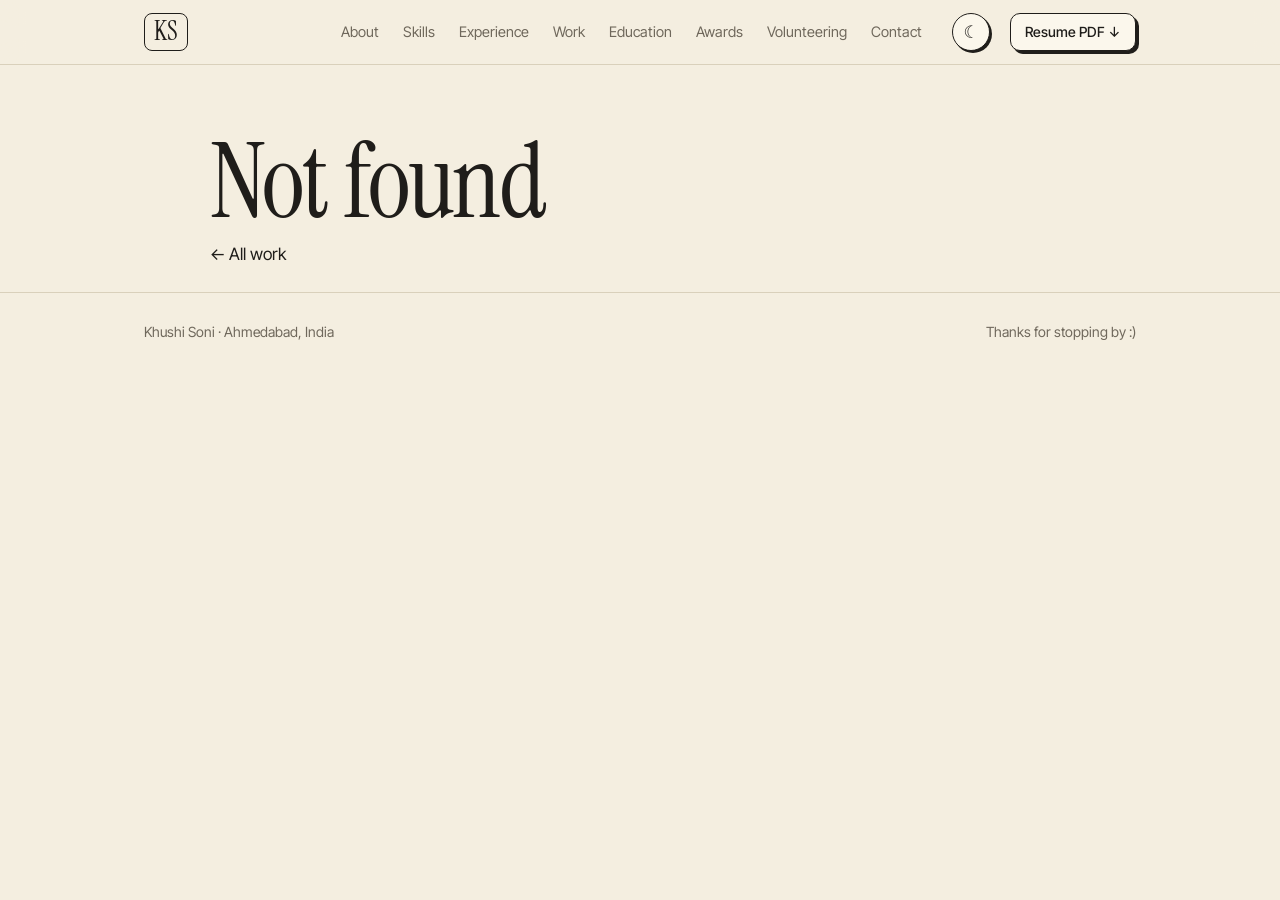
<file: project.html>
<!doctype html>
<html lang="en" data-theme="cream">
<head>
<meta charset="utf-8">
<meta name="viewport" content="width=device-width, initial-scale=1, viewport-fit=cover">
<title>Project — Khushi Soni</title>
<link rel="preconnect" href="https://fonts.googleapis.com">
<link rel="preconnect" href="https://fonts.gstatic.com" crossorigin>
<link href="https://fonts.googleapis.com/css2?family=Inter+Tight:wght@400;500;600&family=Instrument+Serif:ital@0;1&family=JetBrains+Mono:wght@400;500&display=swap" rel="stylesheet">
<link rel="stylesheet" href="styles.css">
</head>
<body data-page="case">
<main id="app"></main>
<script src="data.js"></script>
<script src="app.js"></script>
</body>
</html>
</file>
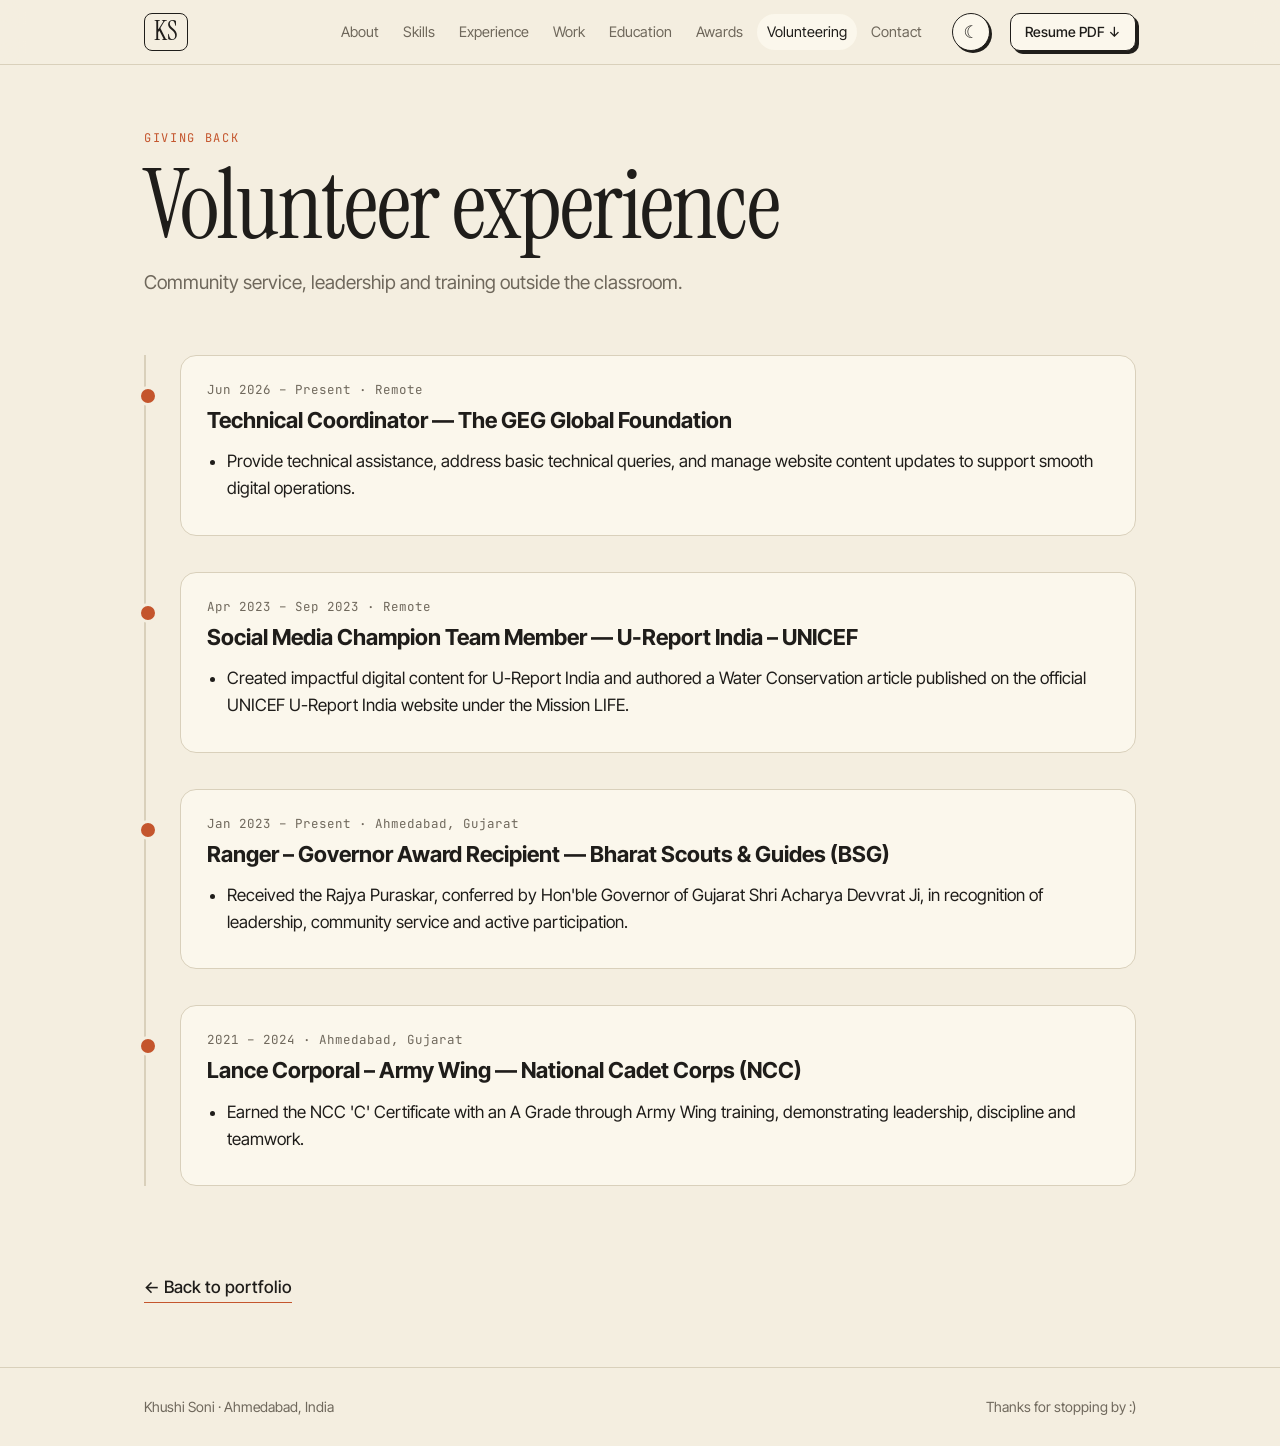
<file: volunteer.html>
<!doctype html>
<html lang="en" data-theme="cream">
<head>
<meta charset="utf-8">
<meta name="viewport" content="width=device-width, initial-scale=1, viewport-fit=cover">
<title>Volunteer experience — Khushi Soni</title>
<link rel="preconnect" href="https://fonts.googleapis.com">
<link rel="preconnect" href="https://fonts.gstatic.com" crossorigin>
<link href="https://fonts.googleapis.com/css2?family=Inter+Tight:wght@400;500;600&family=Instrument+Serif:ital@0;1&family=JetBrains+Mono:wght@400;500&display=swap" rel="stylesheet">
<link rel="stylesheet" href="styles.css">
</head>
<body data-page="volunteer">
<main id="app"></main>
<script src="data.js"></script>
<script src="app.js"></script>
</body>
</html>
</file>
<file: styles.css>
/* Themes ------------------------------------------------------ */
:root, [data-theme="cream"] {
  --bg:#f4eee0; --surface:#fbf7ec; --ink:#1f1d1a; --muted:#6f685c; --line:#d9d0bb; --accent:#c4552d; --accent-ink:#fff8ee; --shadow:#1f1d1a;
}
[data-theme="tokyo"]   { --bg:#1a1b26; --surface:#24283b; --ink:#c0caf5; --muted:#7982a9; --line:#363b58; --accent:#7aa2f7; --accent-ink:#1a1b26; --shadow:#000; }

/* Base -------------------------------------------------------- */
*{box-sizing:border-box;margin:0;padding:0}
html{scroll-behavior:smooth;scroll-padding-top:84px}
body{background:var(--bg);color:var(--ink);font-family:"Inter Tight","Inter",system-ui,sans-serif;font-size:17px;line-height:1.6;-webkit-font-smoothing:antialiased;transition:background .3s,color .3s}
a{color:inherit;text-decoration:none}
button{font:inherit;color:inherit;background:none;border:0;cursor:pointer}
img{max-width:100%;display:block}
.mono{font-family:"JetBrains Mono",ui-monospace,monospace}
.wrap{max-width:1040px;margin:0 auto;padding:0 24px}
section{padding:96px 0}
.eyebrow{font-family:"JetBrains Mono",monospace;font-size:12px;letter-spacing:.14em;text-transform:uppercase;color:var(--accent);margin-bottom:10px}
h2{font-family:"Instrument Serif",Georgia,serif;font-weight:400;font-size:clamp(34px,5vw,52px);line-height:1.08;letter-spacing:-.01em;margin-bottom:36px}
h3{font-size:20px;line-height:1.3}
strong{font-weight:600}

/* Nav --------------------------------------------------------- */
.nav{position:sticky;top:0;z-index:50;backdrop-filter:blur(12px);background:color-mix(in srgb,var(--bg) 82%,transparent);border-bottom:1px solid var(--line)}
.nav .wrap{display:flex;align-items:center;gap:20px;height:64px}
.logo{font-family:"Instrument Serif",serif;font-size:26px;border:1.5px solid var(--ink);border-radius:8px;padding:0 9px;line-height:1.35}
.nav ul{display:flex;gap:4px;list-style:none;margin-left:auto}
.nav ul a{display:block;padding:6px 10px;border-radius:999px;font-size:14.5px;color:var(--muted);transition:.2s}
.nav ul a:hover,.nav ul a.active{color:var(--ink);background:var(--surface)}
.btn{display:inline-flex;align-items:center;gap:8px;padding:10px 18px;border:1.5px solid var(--ink);border-radius:10px;font-size:15px;font-weight:500;background:var(--surface);box-shadow:3px 3px 0 var(--shadow);transition:transform .15s,box-shadow .15s}
.btn:hover{transform:translate(-2px,-2px);box-shadow:5px 5px 0 var(--shadow)}
.btn:active{transform:translate(1px,1px);box-shadow:1px 1px 0 var(--shadow)}
.btn.primary{background:var(--accent);color:var(--accent-ink)}
.nav .btn{padding:7px 14px;font-size:14px}
.menu-btn{display:none;margin-left:auto;font-size:22px}

/* Hero -------------------------------------------------------- */
.hero{padding:88px 0 72px;min-height:calc(100vh - 64px);display:flex;align-items:center}
.loc{font-family:"JetBrains Mono",monospace;font-size:13px;color:var(--muted);display:flex;align-items:center;gap:8px;margin-bottom:22px}
.loc::before{content:"";width:8px;height:8px;border-radius:50%;background:#4caf6a;box-shadow:0 0 0 4px color-mix(in srgb,#4caf6a 25%,transparent)}
.hero h1{font-family:"Instrument Serif",Georgia,serif;font-weight:400;font-size:clamp(64px,15vw,184px);line-height:.92;letter-spacing:-.03em}
.hero h1 span{display:block}
.hero h1 span:last-child{color:var(--accent);font-style:italic}
.hero p{font-size:clamp(19px,2.4vw,26px);max-width:620px;margin:30px 0 34px;color:var(--muted);line-height:1.4}
.hero p strong{color:var(--ink)}
.hero .row{display:flex;flex-wrap:wrap;gap:14px}

/* About ------------------------------------------------------- */
.about{display:grid;grid-template-columns:300px 1fr;gap:56px;align-items:start}
.photo{aspect-ratio:4/5;border:1.5px solid var(--ink);border-radius:16px;box-shadow:6px 6px 0 var(--shadow);background:var(--surface);overflow:hidden;display:grid;place-items:center;transform:rotate(-1.5deg);transition:transform .3s}
.photo:hover{transform:rotate(0)}
.photo img{width:100%;height:100%;object-fit:cover}
.photo .ini{font-family:"Instrument Serif",serif;font-size:110px;color:var(--accent)}
.cap{font-family:"JetBrains Mono",monospace;font-size:12px;color:var(--muted);margin-top:18px;text-align:center}
.about-text p{margin-bottom:18px;font-size:18px}

/* Skills ------------------------------------------------------ */
.skill-group{margin-bottom:28px}
.skill-group h3{font-family:"JetBrains Mono",monospace;font-size:13px;font-weight:500;color:var(--muted);text-transform:uppercase;letter-spacing:.1em;margin-bottom:12px}
.chips{display:flex;flex-wrap:wrap;gap:10px}
.chip{display:inline-flex;align-items:center;gap:8px;padding:7px 14px;border:1.5px solid var(--line);border-radius:999px;background:var(--surface);font-size:15px;transition:.2s}
.chip:hover{border-color:var(--ink);transform:translateY(-2px)}
.chip img{width:18px;height:18px}
.tags{display:flex;flex-wrap:wrap;gap:8px;margin-top:16px}
.tag{font-family:"JetBrains Mono",monospace;font-size:12px;padding:3px 10px;border-radius:6px;background:var(--bg);border:1px solid var(--line);color:var(--muted)}

/* Experience -------------------------------------------------- */
.jobs-index{list-style:none;margin-bottom:40px;border-top:1px solid var(--line)}
.jobs-index a{display:flex;justify-content:space-between;gap:16px;padding:14px 4px;border-bottom:1px solid var(--line);transition:.2s}
.jobs-index a:hover{padding-left:14px;color:var(--accent)}
.jobs-index b{font-weight:600}.jobs-index span{color:var(--muted);font-family:"JetBrains Mono",monospace;font-size:13px}
.job{border:1.5px solid var(--line);border-radius:16px;background:var(--surface);padding:26px 28px;margin-bottom:20px;transition:border-color .2s}
.job:hover{border-color:var(--ink)}
.job .meta{font-family:"JetBrains Mono",monospace;font-size:12.5px;color:var(--muted);margin-bottom:6px}
.job .meta em{font-style:normal;color:var(--accent);margin-left:8px}
.job p.sum{color:var(--muted);margin-top:6px}
.job .more{margin-top:14px;font-size:14px;font-weight:500;color:var(--accent)}
.job ul{margin:16px 0 0 20px;display:none}
.job.open ul{display:block}
.job li{margin-bottom:8px}
.job .tags{display:none}.job.open .tags{display:flex}

/* Work -------------------------------------------------------- */
.card{display:grid;grid-template-columns:1.1fr 1fr;gap:36px;align-items:center;margin-bottom:56px}
.card:nth-child(even) .thumb{order:2}
.thumb{aspect-ratio:16/10;border:1.5px solid var(--ink);border-radius:16px;box-shadow:6px 6px 0 var(--shadow);overflow:hidden;transition:transform .25s,box-shadow .25s;display:block}
.card:hover .thumb{transform:translate(-3px,-3px);box-shadow:9px 9px 0 var(--shadow)}
.thumb img{width:100%;height:100%;object-fit:cover}
.ph{width:100%;height:100%;display:grid;place-content:center;text-align:center;padding:20px;background:linear-gradient(135deg,color-mix(in srgb,var(--accent) 22%,var(--surface)),var(--surface))}
.ph b{font-family:"Instrument Serif",serif;font-weight:400;font-size:clamp(28px,4vw,44px)}
.ph span{font-family:"JetBrains Mono",monospace;font-size:12px;color:var(--muted);margin-top:6px}
.card .no{font-family:"JetBrains Mono",monospace;font-size:13px;color:var(--muted);margin-bottom:8px}
.card h3{font-family:"Instrument Serif",serif;font-weight:400;font-size:clamp(34px,4vw,46px);line-height:1.05}
.card .tl{font-size:19px;margin:8px 0 10px}
.card .bl{color:var(--muted)}
.card .link{display:inline-block;margin-top:18px;font-weight:500;border-bottom:1.5px solid var(--accent)}
.card .link:hover{color:var(--accent)}
.badge{display:inline-block;margin-top:10px;font-size:14px;padding:3px 10px;border-radius:8px;background:color-mix(in srgb,var(--accent) 16%,transparent)}

/* Rest -------------------------------------------------------- */
.cols{display:grid;grid-template-columns:repeat(3,1fr);gap:32px}
.cols h3{font-family:"JetBrains Mono",monospace;font-size:13px;font-weight:500;color:var(--accent);text-transform:uppercase;letter-spacing:.12em;margin-bottom:16px}
.cols li{list-style:none;padding:12px 0;border-top:1px solid var(--line)}
.cols li b{display:block;font-weight:600;line-height:1.35}
.cols li span{display:block;color:var(--muted);font-size:15px}
.cols li small{display:block;color:var(--muted);font-family:"JetBrains Mono",monospace;font-size:12px;margin-top:2px}

/* Contact / footer ------------------------------------------- */
.contact{text-align:center}
.contact h2{font-size:clamp(46px,9vw,110px);margin-bottom:20px}
.contact h2 i{color:var(--accent)}
.contact p{max-width:520px;margin:0 auto 24px;color:var(--muted)}
.mail{font-family:"Instrument Serif",serif;font-size:clamp(24px,4vw,40px);border-bottom:2px solid var(--accent)}
.contact .row{display:flex;gap:14px;justify-content:center;flex-wrap:wrap;margin-top:36px}
footer{border-top:1px solid var(--line);padding:28px 0;color:var(--muted);font-size:14px}
footer .wrap{display:flex;justify-content:space-between;gap:12px;flex-wrap:wrap}
.top{position:fixed;right:20px;bottom:20px;width:44px;height:44px;border:1.5px solid var(--ink);border-radius:50%;background:var(--surface);box-shadow:3px 3px 0 var(--shadow);opacity:0;pointer-events:none;transition:.2s;z-index:40}
.top.show{opacity:1;pointer-events:auto}

/* Case study page -------------------------------------------- */
.case{padding:56px 0 24px;max-width:860px;margin:0 auto}
.case .yr{font-family:"JetBrains Mono",monospace;font-size:13px;color:var(--muted)}
.case h1{font-family:"Instrument Serif",serif;font-weight:400;font-size:clamp(52px,10vw,104px);line-height:.98;letter-spacing:-.02em;margin:10px 0 8px}
.case .tg{font-size:22px;color:var(--muted)}
.slider{margin:40px 0;position:relative}
.slide{aspect-ratio:16/10;border:1.5px solid var(--ink);border-radius:16px;box-shadow:6px 6px 0 var(--shadow);overflow:hidden}
.slide img{width:100%;height:100%;object-fit:contain;background:var(--surface)}
.sl-ctrl{display:flex;justify-content:center;align-items:center;gap:18px;margin-top:22px;font-family:"JetBrains Mono",monospace;font-size:13px}
.sl-ctrl button{width:36px;height:36px;border:1.5px solid var(--ink);border-radius:50%;background:var(--surface)}
.case h2{font-size:34px;margin:44px 0 16px}
.case ul{margin-left:22px}.case li{margin-bottom:12px;font-size:18px}
.case .row{display:flex;gap:14px;flex-wrap:wrap;margin:28px 0}
.pn{display:flex;justify-content:space-between;gap:16px;padding:32px 0 64px;border-top:1px solid var(--line);margin-top:40px}

/* Motion ------------------------------------------------------ */
.rv{opacity:0;transform:translateY(24px);transition:opacity .7s,transform .7s}
.rv.in{opacity:1;transform:none}
.hero h1 span{animation:rise 1s cubic-bezier(.2,.8,.2,1) both}
.hero h1 span:last-child{animation-delay:.12s}
@keyframes rise{from{opacity:0;transform:translateY(40px)}}
@media (prefers-reduced-motion:reduce){*{animation:none!important;transition:none!important}.rv{opacity:1;transform:none}html{scroll-behavior:auto}}

/* Responsive -------------------------------------------------- */
@media (max-width:860px){
  .about{grid-template-columns:1fr}.photo{max-width:280px}
  .card{grid-template-columns:1fr;gap:20px}.card:nth-child(even) .thumb{order:0}
  .cols{grid-template-columns:1fr}
  section{padding:72px 0}
}
@media (max-width:520px){body{font-size:16px}.job{padding:20px}.hero{min-height:auto}}

/* Theme toggle ------------------------------------------------ */
.themebtn{width:38px;height:38px;border:1.5px solid var(--ink);border-radius:50%;background:var(--surface);box-shadow:2px 2px 0 var(--shadow);font-size:17px;line-height:1;transition:transform .15s}
.themebtn:hover{transform:rotate(18deg)}

/* Stacked single-column lists (education, awards, certifications) */
.list{display:flex;flex-direction:column}
.item{display:grid;grid-template-columns:1fr;gap:20px;padding:26px 0;border-top:1px solid var(--line)}
.item:last-child{border-bottom:1px solid var(--line)}
.item.has-img{grid-template-columns:300px 1fr;align-items:center;gap:32px}
.item .fig{aspect-ratio:3/2;border:1.5px solid var(--ink);border-radius:12px;box-shadow:4px 4px 0 var(--shadow);overflow:hidden;background:var(--surface);display:block}
.item .fig img{width:100%;height:100%;object-fit:cover}
.item h3{font-size:21px}
.item .pl{color:var(--muted)}
.item .mt{font-family:"JetBrains Mono",monospace;font-size:12.5px;color:var(--accent);margin-top:4px}
.item .nt{margin-top:10px}
.item .lk{display:inline-block;margin-top:12px;font-weight:500;border-bottom:1.5px solid var(--accent)}
.section-lead{margin:-16px 0 36px;color:var(--muted)}
.more-link{display:inline-block;margin-top:8px;font-weight:500;border-bottom:1.5px solid var(--accent)}

/* Volunteer page ---------------------------------------------- */
.vol-head{padding:64px 0 8px}
.vol-head h1{font-family:"Instrument Serif",serif;font-weight:400;font-size:clamp(46px,9vw,96px);line-height:1;letter-spacing:-.02em;margin:8px 0 14px}
.vol-head p{color:var(--muted);font-size:19px;max-width:620px}
.vol{position:relative;margin:48px 0 80px;padding-left:34px;border-left:2px solid var(--line)}
.vol .v{position:relative;margin-bottom:36px;border:1.5px solid var(--line);border-radius:16px;background:var(--surface);padding:24px 26px;transition:border-color .2s}
.vol .v:hover{border-color:var(--ink)}
.vol .v::before{content:"";position:absolute;left:-43px;top:30px;width:14px;height:14px;border-radius:50%;background:var(--accent);border:3px solid var(--bg)}
.vol .v .meta{font-family:"JetBrains Mono",monospace;font-size:12.5px;color:var(--muted);margin-bottom:6px}
.vol .v h3{font-size:22px}
.vol .v ul{margin:14px 0 0 20px}
.vol .v li{margin-bottom:8px}
.vol .v .fig{margin-top:18px;aspect-ratio:3/2;max-width:420px;border:1.5px solid var(--ink);border-radius:12px;overflow:hidden}
.vol .v .fig img{width:100%;height:100%;object-fit:cover}

@media (max-width:1000px){
  .menu-btn{display:block;margin-left:0}
  .themebtn{margin-left:auto}
  .nav ul{display:none;position:absolute;top:64px;left:0;right:0;flex-direction:column;background:var(--bg);border-bottom:1px solid var(--line);padding:10px 24px;margin:0}
  .nav ul.open{display:flex}
  .nav .resume-btn{display:none}
}
@media (max-width:700px){
  .item.has-img{grid-template-columns:1fr;gap:16px}
  .vol{padding-left:22px}.vol .v::before{left:-31px}
}
</file>
